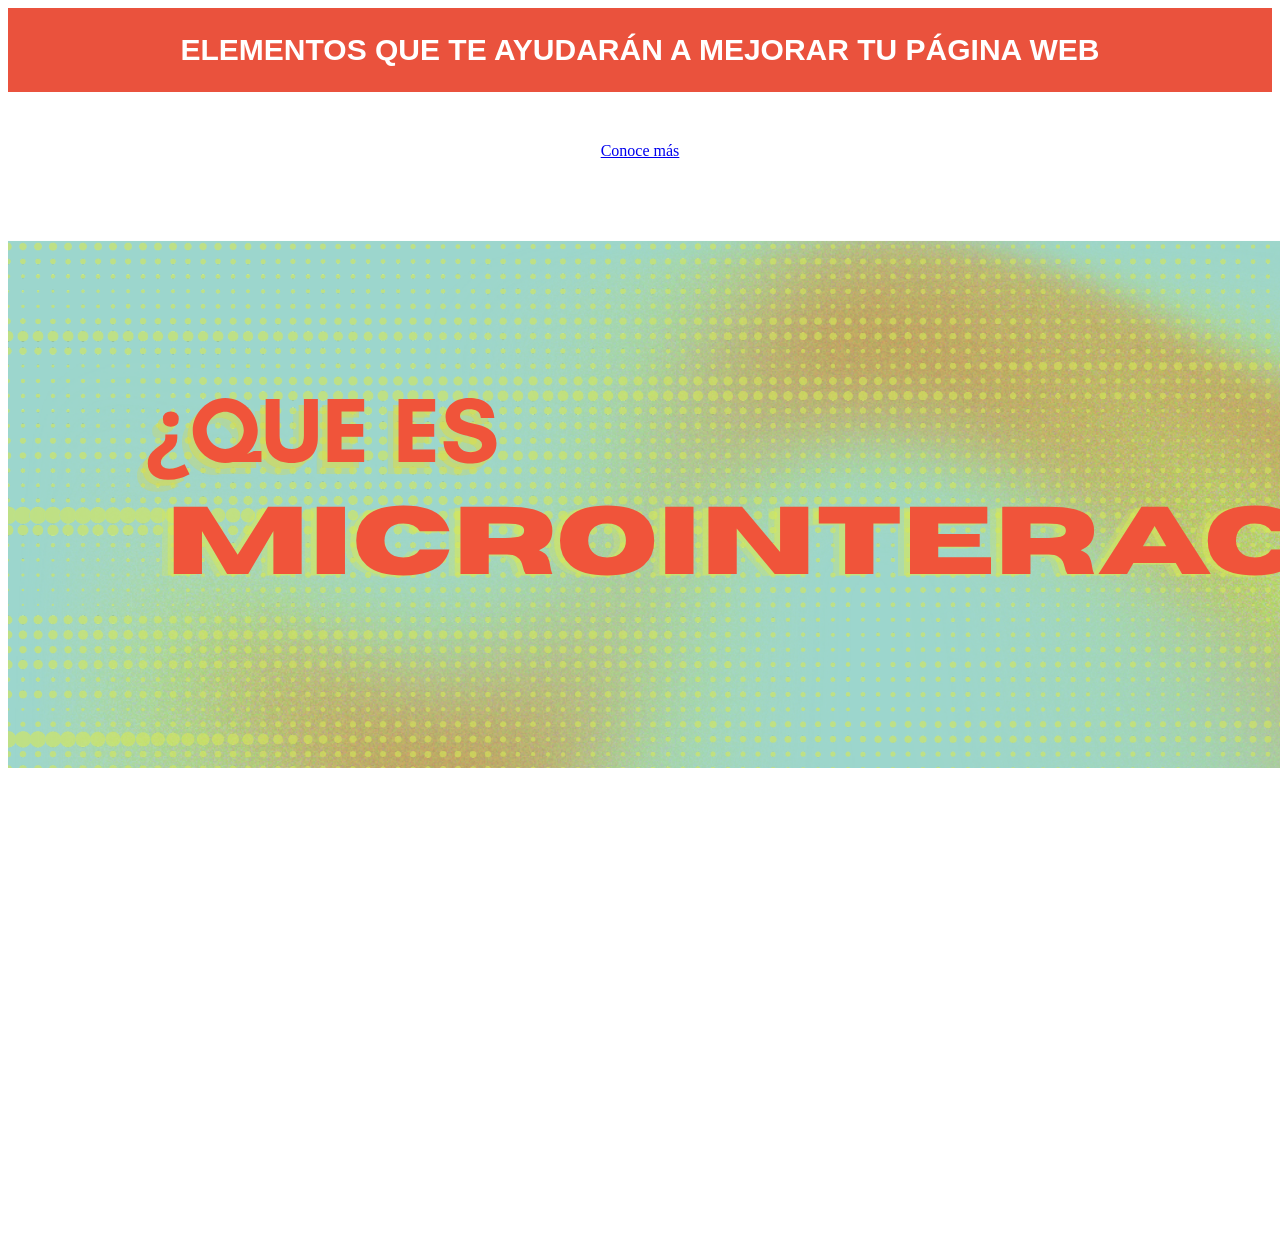
<file: index.html>
<!DOCTYPE html>
<html lang="en">
<head>
    <meta charset="UTF-8">
    <meta name="viewport" content="width=device-width, initial-scale=1.0">
    <title>Inicio con carruzel</title>
    <link rel="stylesheet" href="style.css">
</head>
<body>

<div class="menu">
    <h2> ELEMENTOS QUE TE AYUDARÁN A MEJORAR TU PÁGINA WEB</h2>
</div>

<div class="">
    <a href="inicio.html"> Conoce más</a>
</div>

<div id="slideshow">
    <div class="slide-wrapper">
        <div class="quees">
            <img src="IMG/QUE ES.png" >
        </div>
        <div class="ejemplos">
            <img src="IMG/EJEMPLOS.png" >
        </div>
        <div class="caracteristicas">
            <img src="IMG/CARACTERISTICAS.png" >
        </div>
        <div class="importante">
            <img src="IMG/IMPORTANTE.png" >
        </div>
        <div class="porque">
            <img src="IMG/PORQUE.png" >
        </div>        
    </div>
 </div>
        
</body>
</html>
</file>
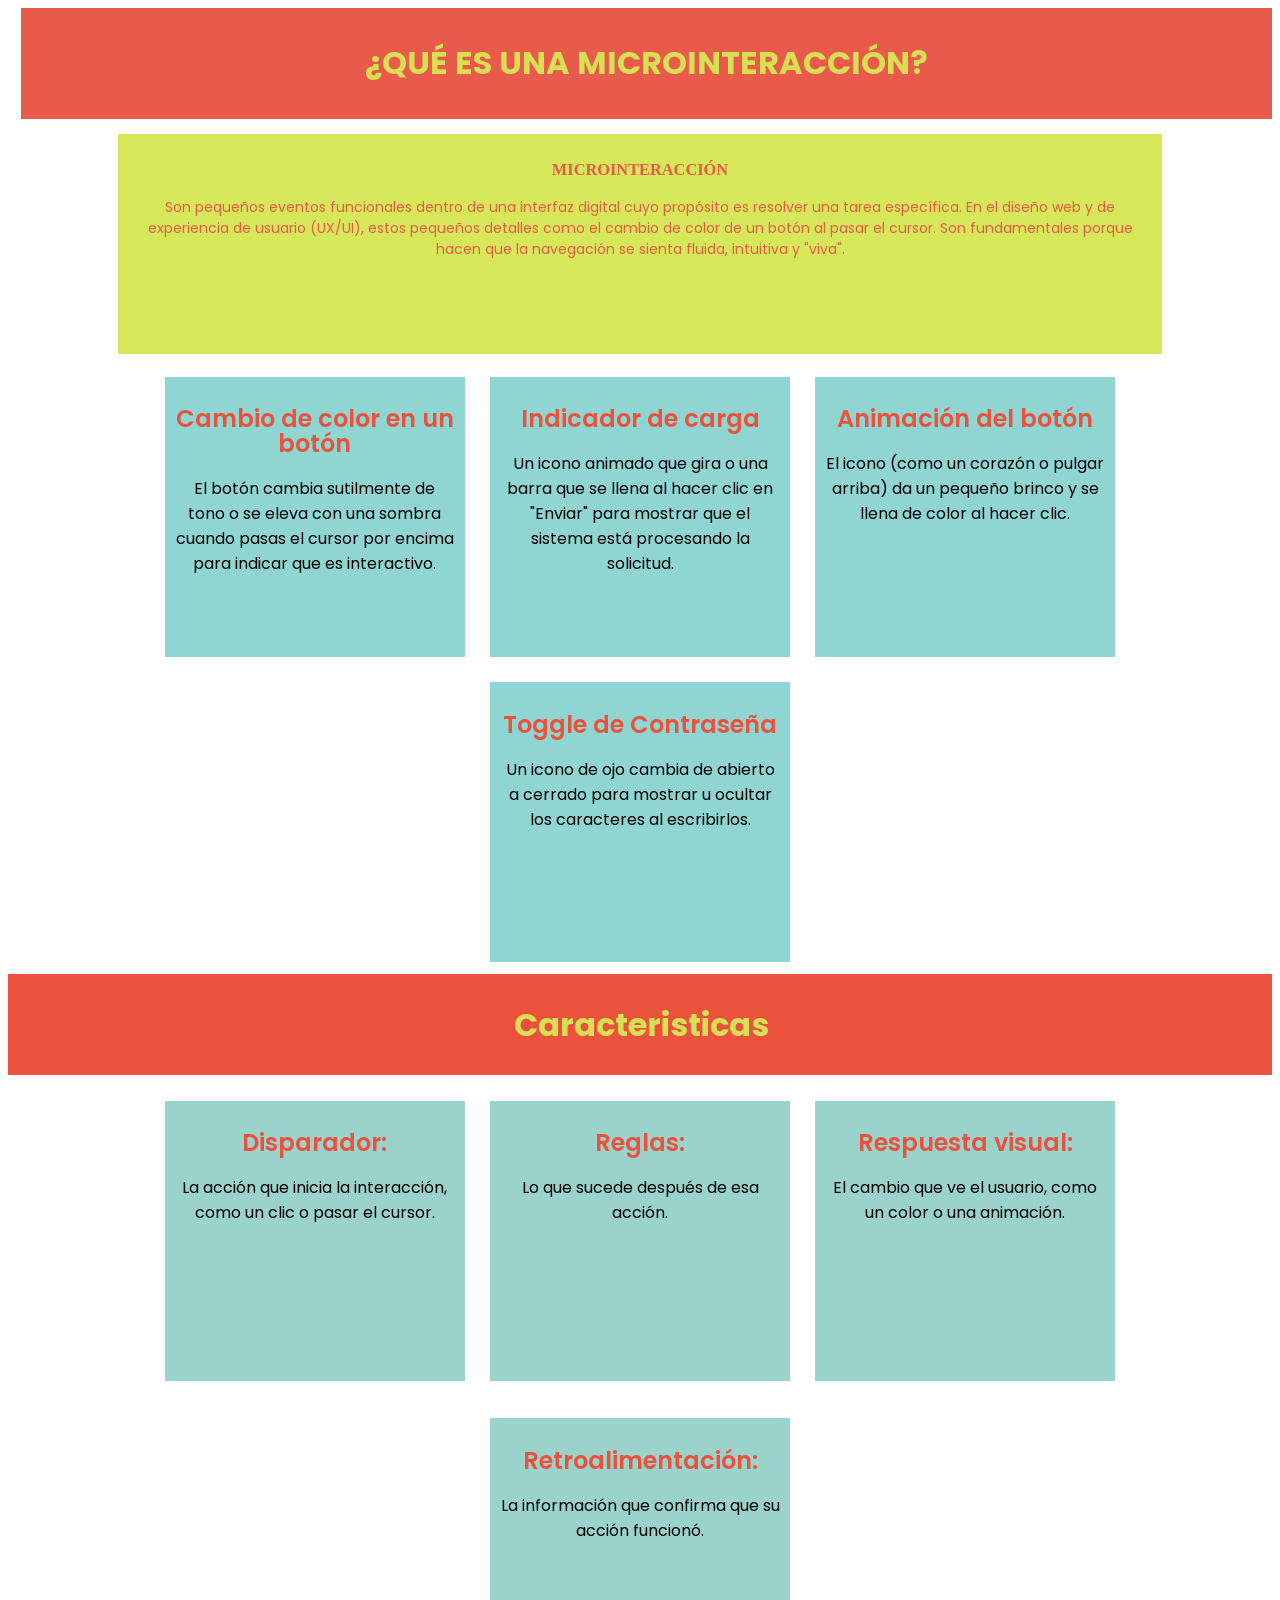
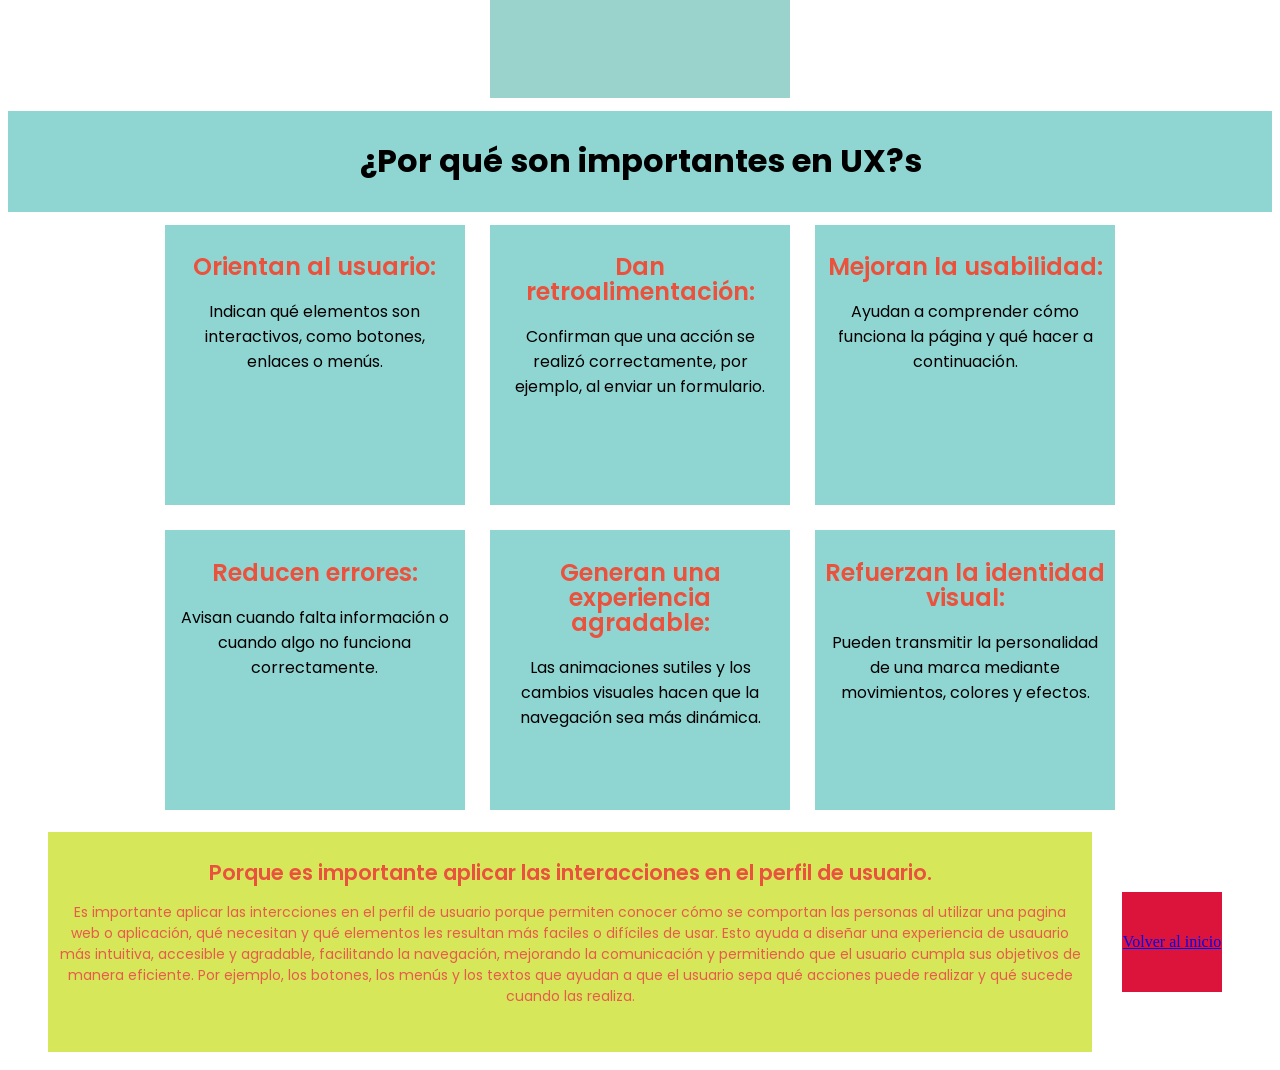
<file: inicio.html>
<head>
    <meta charset="UTF-8">
    <meta name="viewport" content="width=device-width, initial-scale=1.0">
    <title>Act</title>
    <link rel="preconnect" href="https://fonts.googleapis.com">
<link rel="preconnect" href="https://fonts.gstatic.com" crossorigin>
<link href="https://fonts.googleapis.com/css2?family=Poppins:ital,wght@0,100;0,200;0,300;0,400;0,500;0,600;0,700;0,800;0,900;1,100;1,200;1,300;1,400;1,500;1,600;1,700;1,800;1,900&display=swap" rel="stylesheet">
<link rel="stylesheet" href="inicio.css">
</head>

<body>


<div class="subtitulo">
   <h1>¿QUÉ ES UNA MICROINTERACCIÓN?</h1>
</div>

<div class="centrar">
<div class="inlineblock">
    <h3>MICROINTERACCIÓN</h3>
<p>Son pequeños eventos funcionales dentro de una interfaz digital cuyo propósito es resolver una tarea específica.
En el diseño web y de experiencia de usuario (UX/UI), estos pequeños detalles como el cambio de color de un botón al pasar el cursor. Son fundamentales porque hacen que la navegación se sienta fluida, intuitiva y "viva".</p>
</div>
</div>


<div class="contenedor">
<div class="ejemplos">
     <h2>Cambio de color en un botón</h2>
     <p>El botón cambia sutilmente de tono o se eleva con una sombra cuando pasas el cursor por encima para indicar que es interactivo.</p>
</div>
 
<div class="ejemplos">
    <h2>Indicador de carga </h2>
    <p>Un icono animado que gira o una barra que se llena al hacer clic en "Enviar" para mostrar que el sistema está procesando la solicitud.</p>
</div>

<div class="ejemplos">
    <h2>Animación del botón </h2>
    <p>El icono (como un corazón o pulgar arriba) da un pequeño brinco y se llena de color al hacer clic.</p>
</div>

<div class="mover">
   <h2>Toggle de Contraseña </h2>
   <p>Un icono de ojo cambia de abierto a cerrado para mostrar u ocultar los caracteres al escribirlos.</p>
</div>
     </div>

<div class="carac">
<h1>Caracteristicas</h1>
</div>

<div class="contenedor">

   <div class="bloquecarac">
    <h2>Disparador: </h2>
    <p>La acción que inicia la interacción, como un clic o pasar el cursor.</p>
</div>

    <div class="bloquecarac">
    <h2>Reglas:</h2>
    <p>Lo que sucede después de esa acción.</p> 
</div>

    <div class="bloquecarac">
    <h2>Respuesta visual: </h2>
    <p>El cambio que ve el usuario, como un color o una animación.</p>
</div>

     <div class="bloquecarac">
    <h2>Retroalimentación:</h2>
    <p>La información que confirma que su acción funcionó.</p>
</div>
</div>

<div class="ux">
<h1>¿Por qué son importantes en UX?s</h1>
</div>
  
<div class="contenedor">
     <div class="bloqueus">
    <h2>Orientan al usuario: </h2>
    <p>Indican qué elementos son interactivos, como botones, enlaces o menús.</p>
</div>

     <div class="bloqueus">
    <h2>Dan retroalimentación:</h2>
    <p>Confirman que una acción se realizó correctamente, por ejemplo, al enviar un formulario.</p> 
</div>

     <div class="bloqueus">
    <h2>Mejoran la usabilidad: </h2>
    <p>Ayudan a comprender cómo funciona la página y qué hacer a continuación.</p>
</div>

     <div class="bloqueus">
    <h2>Reducen errores:</h2>
    <p>Avisan cuando falta información o cuando algo no funciona correctamente.</p>
</div>

     <div class="bloqueus">
    <h2>Generan una experiencia agradable:</h2>
    <p>Las animaciones sutiles y los cambios visuales hacen que la navegación sea más dinámica.</p>
</div>

     <div class="bloqueus">
    <h2>Refuerzan la identidad visual:</h2>
    <p>Pueden transmitir la personalidad de una marca mediante movimientos, colores y efectos.</p>
</div>


<div class="centrar">
<div class="inlineblock"> 
    <h2>Porque es importante aplicar las interacciones en el perfil de usuario.</h2>
    <p>Es importante aplicar las intercciones en el perfil de usuario porque permiten conocer cómo se comportan las personas al utilizar una pagina web o aplicación, qué necesitan y qué elementos les resultan más faciles o difíciles de usar. Esto ayuda a diseñar una experiencia de usauario más intuitiva, accesible y agradable, facilitando la navegación, mejorando la comunicación y permitiendo que el usuario cumpla sus objetivos de manera eficiente. Por ejemplo, los botones, los menús y los textos que ayudan a que el usuario sepa qué acciones puede realizar y qué sucede cuando las realiza.</p> </div>
 </div>    


    <div class="animacióntodo">   
         <a href="index.html">Volver al inicio</a>
   </div>    

  


</body>
</file>
<file: style.css>
@import url('https://fonts.googleapis.com/css2?family=Poppins:ital,wght@0,100;0,200;0,300;0,400;0,500;0,600;0,700;0,800;0,900;1,100;1,200;1,300;1,400;1,500;1,600;1,700;1,800;1,900&display=swap');
Header {background-color: #e3e3e3; height: 115px; }

.menu{ background-color:#ea523d;
 font-family: "Montserrat", sans-serif;
  font-optical-sizing: auto;
  font-weight:400;
  font-style: normal;
 color: rgb(255, 255, 255);
 font-size:20px;
display: flex;
justify-content: space-around;}

a{ display: block;
text-align: center; 
margin-top: 50px;
}

#slideshow {
    width: 500%;             
    max-width: 1920px;
    aspect-ratio: 16 / 9;       
    margin: 0 auto;          
    overflow: hidden;        
    position: relative;
}
      
.slide-wrapper {
    display: flex;
    width: 500%;
    animation: slide 15s infinite ease-in-out;
    margin-top: 80px;
    height: 1920px;
}
      
      
.quees {
  width: 1920px;
  height: auto;
  display: block;
  flex-shrink: 0;    
  box-sizing: border-box;
}
      
.ejemplos {
    width: 1920px;
    height: auto;
    display: block;
    flex-shrink: 0;
    box-sizing: border-box;
}
      
.caracteristicas {
    width: 1920px;
    height: auto;
    display: block;
    flex-shrink: 0;
    box-sizing: border-box;
}
      
.porque {
    width: 1920px;
    height: auto;
    display: block;
    flex-shrink: 0;
    box-sizing: border-box;
}
      
.importancias{
    width: 1920px;
    height: auto;
    display: block;
    flex-shrink: 0;
    box-sizing: border-box;
}
.slide-wrapper img {
  width: 1920px;
  height: auto;
  display: block;
}

@keyframes slide{
   0%, 15% {
    transform: translateX(0%);}       
  20%, 35% {
    transform: translateX(-20%);}      
  40%, 55% {
    transform: translateX(-40%);  }    
  60%, 75% {
    transform: translateX(-60%); }     
  80%, 95% {
    transform: translateX(-80%);}   
  100% {
    transform: translateX(0%);
  }
}
</file>
<file: inicio.css>
@import url('https://fonts.googleapis.com/css2?family=Poppins:ital,wght@0,100;0,200;0,300;0,400;0,500;0,600;0,700;0,800;0,900;1,100;1,200;1,300;1,400;1,500;1,600;1,700;1,800;1,900&display=swap');
h1{font-family: "Poppins", sans-serif;
  font-weight: 700;
  font-style: normal}

h2{ font-family: "Poppins", sans-serif;
  font-weight: 600;
  font-style: normal;
line-height: 25px;
  color:#ea523d ;
text-align: center;}

p{font-family: "Poppins", sans-serif;
  font-weight: 400;
  font-style: normal;
text-align: center;}


.en{
    background-color: rgb(159, 243, 243);
  padding: 5px;
padding-left: 7px
 
}

.inlineblock {
        
           background-color: #E85B4A;
            color: rgb(0, 0, 0);
            padding: 10px;
            margin: 1%;
            display: inline-block;
            height:260px;
            width: 280px;
            text-align: center;
            animation: rotarAnim 10s infinite linear;}
           
            .inlineblock  {
    font-size: 14px;
    
}
            
           
        .subtitulo {
    background-color: #E85B4A;
     color: rgb(216, 223, 83) ;
    padding: 10px;
  
    margin-left: 1%;
    margin-bottom: 5px;
    font-weight: bold;
    text-align: center;
}
 
    @keyframes rotarAnim{
        0% {
            transform: rotate(0deg);
        }
 
        100% {
            transform: rotate(360deg);
        }
    }

    .contenedor {
    display: flex;
    justify-content: center;
    align-items: center;
    flex-wrap: wrap;
}
    
    .ejemplos {
            background-color: #8FD6D3;
            display:inline-block;
            vertical-align: top;
            height: 260px;
            width: 280px;
            padding: 10px;
            margin: 1%;
        }

.mover{
    display: inline-block;
    background-color: #8FD6D3;
    vertical-align: top;
    height: 260px;
    width: 280px;
    padding: 10px;
    margin: 1%;
    animation: move 3s infinite ease-in-out alternate;
   
}

@keyframes move { 
  0% {transform: translateX(0);
  }
  100% 
  {transform: translateX(100px);
  }
}
.carac{background-color:#ea523d;
    padding: 5px;
    padding-left: 7px;
    color: rgb(216, 223, 83) ;
    text-align: center;
    animation: escalarAnim 3s infinite ease-in-out;
}
@keyframes escalarAnim {0% {transform: scale(1);}
 
        100% { transform: scale(1.5);}}


.bloquecarac{
    display:inline-block;
    text-align: center;
    background-color: rgb(154, 211, 204);
    height:260px;
    width: 280px;
    padding: 10px;
    margin: 1%;
    margin-top: 2%;}

.ux{
  background-color:#8FD6D3;
  padding: 5px;
  padding-left: 7px;
  text-align: center;
  animation: uxAnim 3s infinite ease-in-out;
}

.bloqueus{
  background-color:#8FD6D3;
    display:inline-block;
    vertical-align: top;
    height:260px;
    width: 280px;
    padding: 10px;
    margin: 1%;
}

@keyframes uxAnim {
      0% {
          background-color: #8FD6D3;
        }
 
      100% {
          background-color: #d6e85a;
        }
    }

    .centrar{ display: block;
text-align: center; }


.inlineblock {
            background: #D6E85A;
            color: #E85B4A;
            padding: 10px;
            margin: 10px;
            display: inline-block;
            width: 1024px;
            height: 200px;
            text-align: center;
          }

.animacióntodo {
    width: 100px;
    height: 100px;
    background-color: crimson;
    color: white;
    text-align: center;
    margin: 20px;
    display: flex;
    justify-content: center;
    align-items: center;
    animation: animaciónfinalporfavor 5s infinite ease-in-out;
}

@keyframes animaciónfinalporfavor {
    0% {
        transform: translateX(0) scale(1) rotate(0deg);
        background-color: crimson;
    }

    50% {
        transform: translateX(75px) scale(1.5) rotate(180deg);
        background-color: dodgerblue;
    }

    100% {
        transform: translateX(150px) scale(1) rotate(360deg);
        background-color: crimson;
    }
}
</file>
